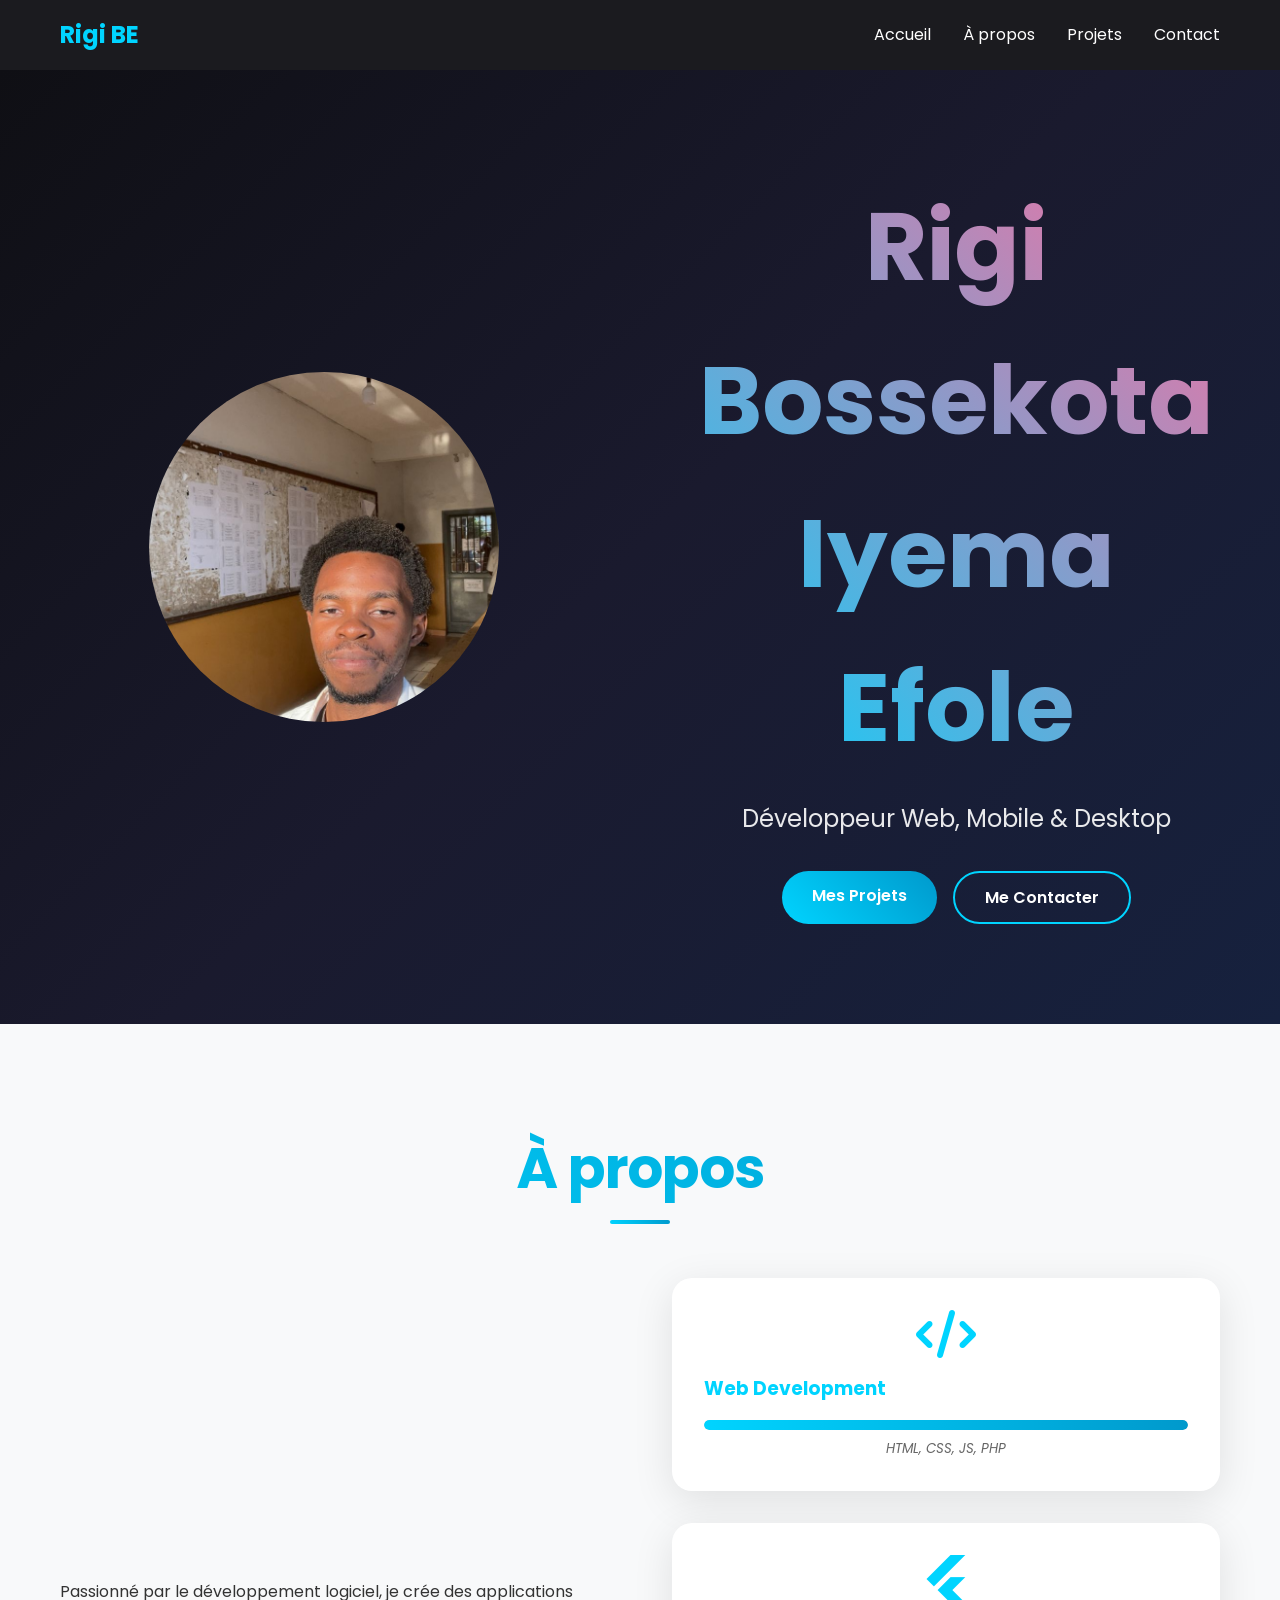
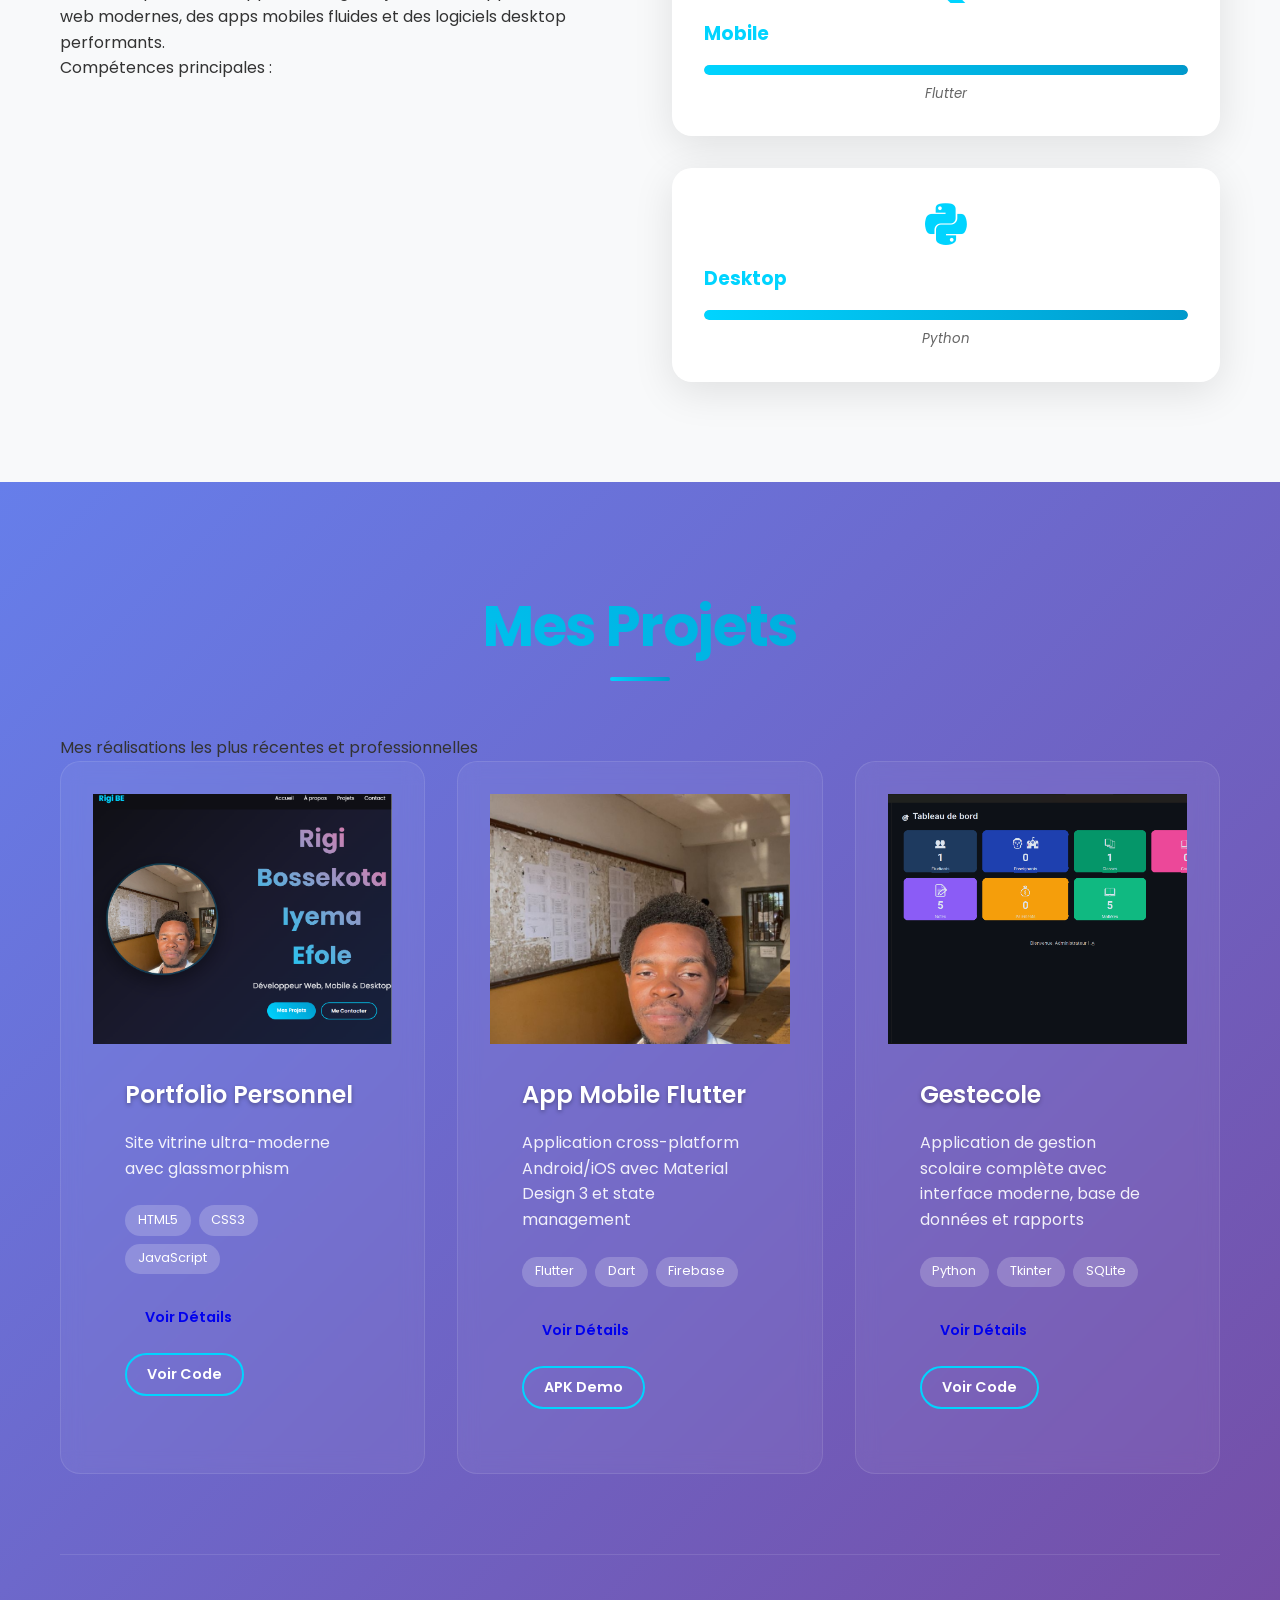
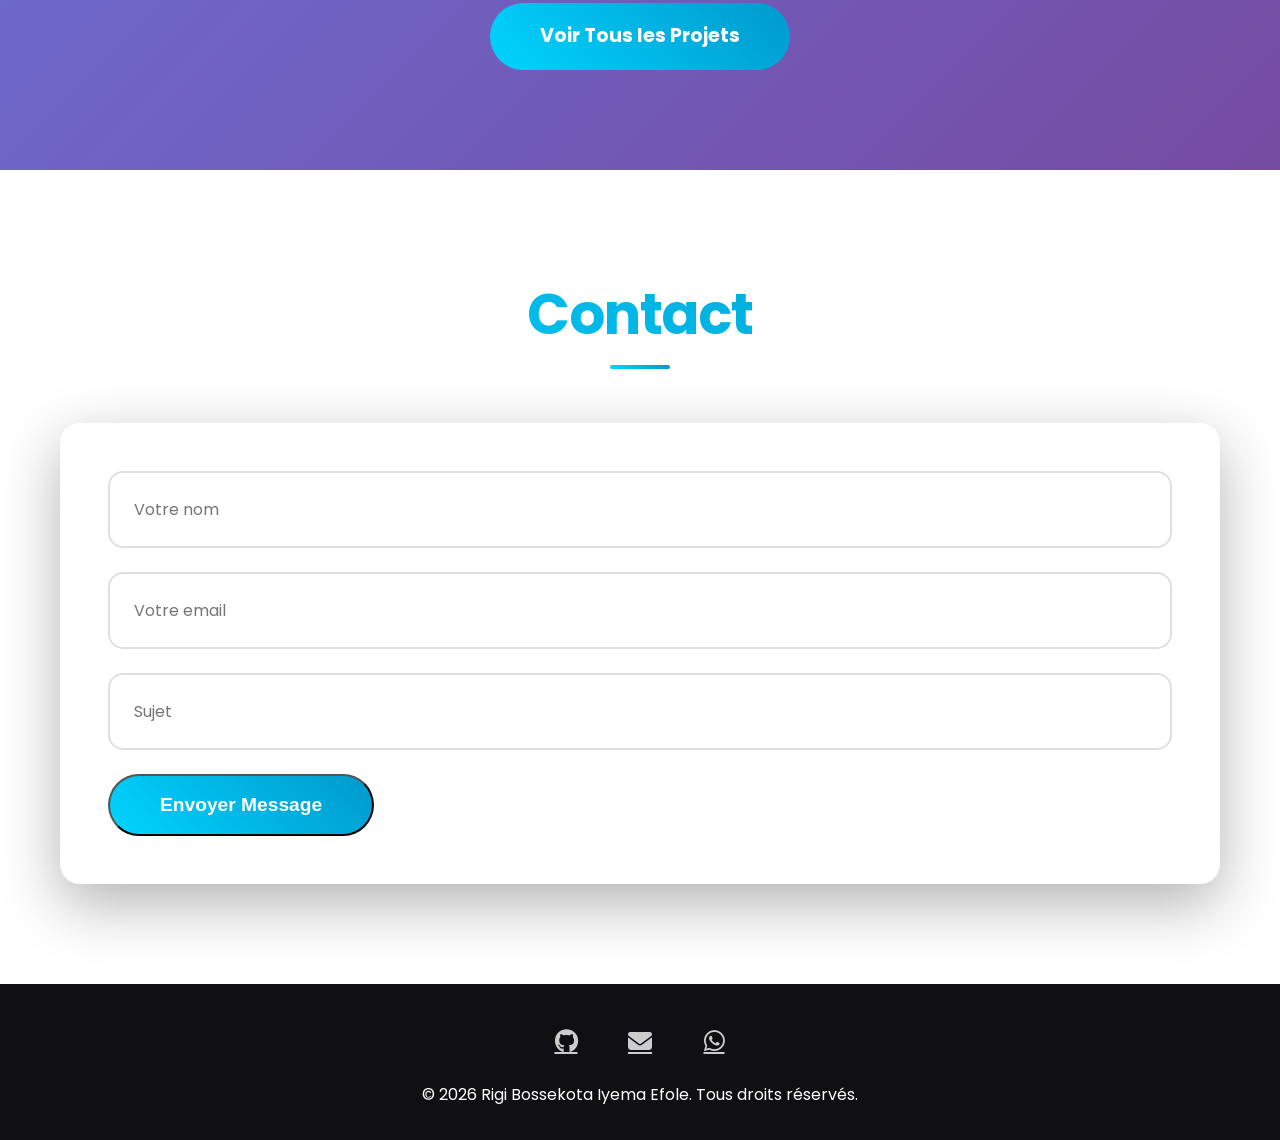
<file: index.html>
<!DOCTYPE html>
<html lang="fr">
<head>
    <meta charset="UTF-8">
    <meta name="viewport" content="width=device-width, initial-scale=1.0">
<title>Portfolio - Rigi Bossekota Iyema Efole</title>
    <link rel="stylesheet" href="https://cdnjs.cloudflare.com/ajax/libs/font-awesome/6.4.0/css/all.min.css" integrity="sha512-iecdLmaskl7CVkqkXNQ/ZH/XLlvWZOJyj7Yy7tcenmpD1ypASozpmT/E0iPtmFIB46ZmdtAc9eNBvH0H/ZpiBw==" crossorigin="anonymous" referrerpolicy="no-referrer" />
    <link href="https://unpkg.com/aos@2.3.1/dist/aos.css" rel="stylesheet">
    <link rel="stylesheet" href="https://cdnjs.cloudflare.com/ajax/libs/font-awesome/6.4.0/css/all.min.css">
    <link rel="stylesheet" href="https://unpkg.com/aos@next/dist/aos.css" />
<link rel="stylesheet" href="style.css">
    <link href="https://fonts.googleapis.com/css2?family=Poppins:wght@300;400;600;700&display=swap" rel="stylesheet">
    <link rel="icon" href="data:image/svg+xml,%3Csvg xmlns='http://www.w3.org/2000/svg' viewBox='0 0 100 100'%3E%3Ctext y='.9em' font-size='90'%3E🌐%3C/text%3E%3C/svg%3E">
</head>
<body>
    <!-- Header & Nav -->
    <header class="header">
        <nav class="nav" id="nav">
            <div class="nav__logo">
                <h2>Rigi BE</h2>
            </div>
<ul class="nav__links">
                <li><a href="#home">Accueil</a></li>
                <li><a href="#about">À propos</a></li>
                <li><a href="pages/projets.html">Projets</a></li>
                <li><a href="pages/contact.html">Contact</a></li>
            </ul>
            <div class="nav__mobile" id="mobile-btn">
                <span></span>
                <span></span>
                <span></span>
            </div>
        </nav>
    </header>

    <!-- Hero Section -->
    <section id="home" class="hero">
<div class="hero__container" style="display: grid; grid-template-columns: 1fr 1fr; gap: 4rem; align-items: center; max-width: 1200px;">
            <div class="hero__photo">
                <img src="assets/images/moi.jpeg" alt="Rigi Bossekota Iyema Efole" />
                <!-- Votre photo: assets/images/moi.jpeg -->
            </div>
            <div>
                <h1 class="hero__title">Rigi Bossekota Iyema Efole</h1>
            <p class="hero__subtitle">Développeur Web, Mobile & Desktop</p>
            <div class="hero__btns">
                <a href="pages/projets.html" class="btn btn--primary">Mes Projets</a>
                <a href="#contact" class="btn btn--secondary">Me Contacter</a>
            </div>
        </div>
    </section>

    <!-- About Section -->
<section id="about" class="about">
    <div class="container">

        <h2 class="section__title">À propos</h2>

        <div class="about__content">

            <!-- Texte -->
            <div class="about__text">
                <p>
                    Passionné par le développement logiciel, je crée des applications web modernes,
                    des apps mobiles fluides et des logiciels desktop performants.
                </p>
                <p>Compétences principales :</p>
            </div>

            <!-- Skills Grid -->
            <div class="skills__grid">

                <!-- Skill 1 -->
                <div class="skill" data-aos="fade-up">
                    <i class="fas fa-code skill__icon"></i>
                    <h3>Web Development</h3>

                    <div class="progress__container">
                        <div class="progress__bar">
                            <div class="progress__fill" data-progress="100"></div>
                        </div>
                    </div>

                    <small>HTML, CSS, JS, PHP</small>
                </div>

                <!-- Skill 2 -->
                <div class="skill" data-aos="fade-up" data-aos-delay="100">
                    <i class="fab fa-flutter skill__icon"></i>
                    <h3>Mobile</h3>

                    <div class="progress__container">
                        <div class="progress__bar">
                            <div class="progress__fill" data-progress="100"></div>
                        </div>
                    </div>

                    <small>Flutter</small>
                </div>

                <!-- Skill 3 -->
                <div class="skill" data-aos="fade-up" data-aos-delay="200">
                    <i class="fab fa-python skill__icon"></i>
                    <h3>Desktop</h3>

                    <div class="progress__container">
                        <div class="progress__bar">
                            <div class="progress__fill" data-progress="100"></div>
                        </div>
                    </div>

                    <small>Python</small>
                </div>

            </div> <!-- END skills__grid -->

        </div> <!-- END about__content -->

    </div> <!-- END container -->
</section>

    <!-- Projects Section -->
    <section id="projects-preview" class="projects-preview">
        <div class="container">
            <div class="section-header">
                <h2 class="section__title">Mes Projets</h2>
                <p class="section__subtitle">Mes réalisations les plus récentes et professionnelles</p>
            </div>
            <div class="projects__grid">
                <div class="project__card" data-aos="fade-up" data-aos-delay="0">
                    <div class="project__img">
                        <img src="assets/images/portfolio/portfolio.png" alt="Portfolio Web" />
                    </div>
                    <div class="project__content">
                        <h3>Portfolio Personnel</h3>
                        <p>Site vitrine ultra-moderne avec glassmorphism</p>
                        <div class="tech-tags">
                            <span class="tech">HTML5</span>
                            <span class="tech">CSS3</span>
                            <span class="tech">JavaScript</span>
                        </div>
                        <div class="project__btns">
                            <a href="pages/projets.html#portfolio" class="btn btn--small">Voir Détails</a>
                            <a href="https://github.com/rigi-design/Portfolio-" target="_blank" class="btn btn--secondary btn--small">Voir Code</a>
                        </div>
                    </div>
                </div>
                <div class="project__card" data-aos="fade-up" data-aos-delay="100">
                    <div class="project__img">
                        <img src="assets/images/moi.jpeg" alt="App Flutter" />
                    </div>
                    <div class="project__content">
                        <h3>App Mobile Flutter</h3>
                        <p>Application cross-platform Android/iOS avec Material Design 3 et state management</p>
                        <div class="tech-tags">
                            <span class="tech">Flutter</span>
                            <span class="tech">Dart</span>
                            <span class="tech">Firebase</span>
                        </div>
                        <div class="project__btns">
                            <a href="pages/projets.html#flutter" class="btn btn--small">Voir Détails</a>
                            <a href="#" class="btn btn--secondary btn--small">APK Demo</a>
                        </div>
                    </div>
                </div>
                <div class="project__card" data-aos="fade-up" data-aos-delay="200">
                    <div class="project__img">
                        <img src="assets/images/gestecole/gestecole.png" alt="Gestecole" />
                    </div>
                    <div class="project__content">
                        <h3>Gestecole</h3>
                        <p>Application de gestion scolaire complète avec interface moderne, base de données et rapports</p>
                        <div class="tech-tags">
                            <span class="tech">Python</span>
                            <span class="tech">Tkinter</span>
                            <span class="tech">SQLite</span>
                        </div>
                        <div class="project__btns">
                            <a href="pages/projets.html#gestecole" class="btn btn--small">Voir Détails</a>
                            <a href="https://github.com/rigi-design/Gestecole" target="_blank" class="btn btn--secondary btn--small">Voir Code</a>
                        </div>
                    </div>
                </div>
            </div>
            <div class="section-footer">
                <a href="pages/projets.html" class="btn btn--primary btn--large">Voir Tous les Projets</a>
            </div>
        </div>
    </section>

    <!-- Contact Section -->
    <section id="contact" class="contact">
        <div class="container">
            <h2 class="section__title">Contact</h2>
            <form class="contact-form" id="contact-form">
                <div class="form-group">
                    <input type="text" id="name" placeholder="Votre nom" required>
                </div>
                <div class="form-group">
                    <input type="email" id="email" placeholder="Votre email" required>
                </div>
                <div class="form-group">
                    <input type="text" id="subject" placeholder="Sujet">
                </div>
                <div class="form-group">

                </div>
                <button type="submit" class="btn btn--primary btn--large">Envoyer Message</button>
            </form>
        </div>
    </section>

    <!-- Footer -->
    <footer class="footer">
<div class="footer__social">
        <a href="https://github.com/rigi-design" target="_blank" title="GitHub"><i class="fab fa-github"></i></a>

        <a href="mailto:rigibossekota30@gmail.com" title="Email"><i class="fas fa-envelope"></i></a>
        <a href="https://wa.me/2430994721979" target="_blank" title="WhatsApp"><i class="fab fa-whatsapp"></i></a>
    </div>
    <p>&copy; 2026 Rigi Bossekota Iyema Efole. Tous droits réservés.</p>
    </footer>

<script src="js/script.js"></script>
<script src="https://unpkg.com/aos@next/dist/aos.js"></script>
    <script>AOS.init({
        duration: 1200,
        once: true
    });</script>
</file>
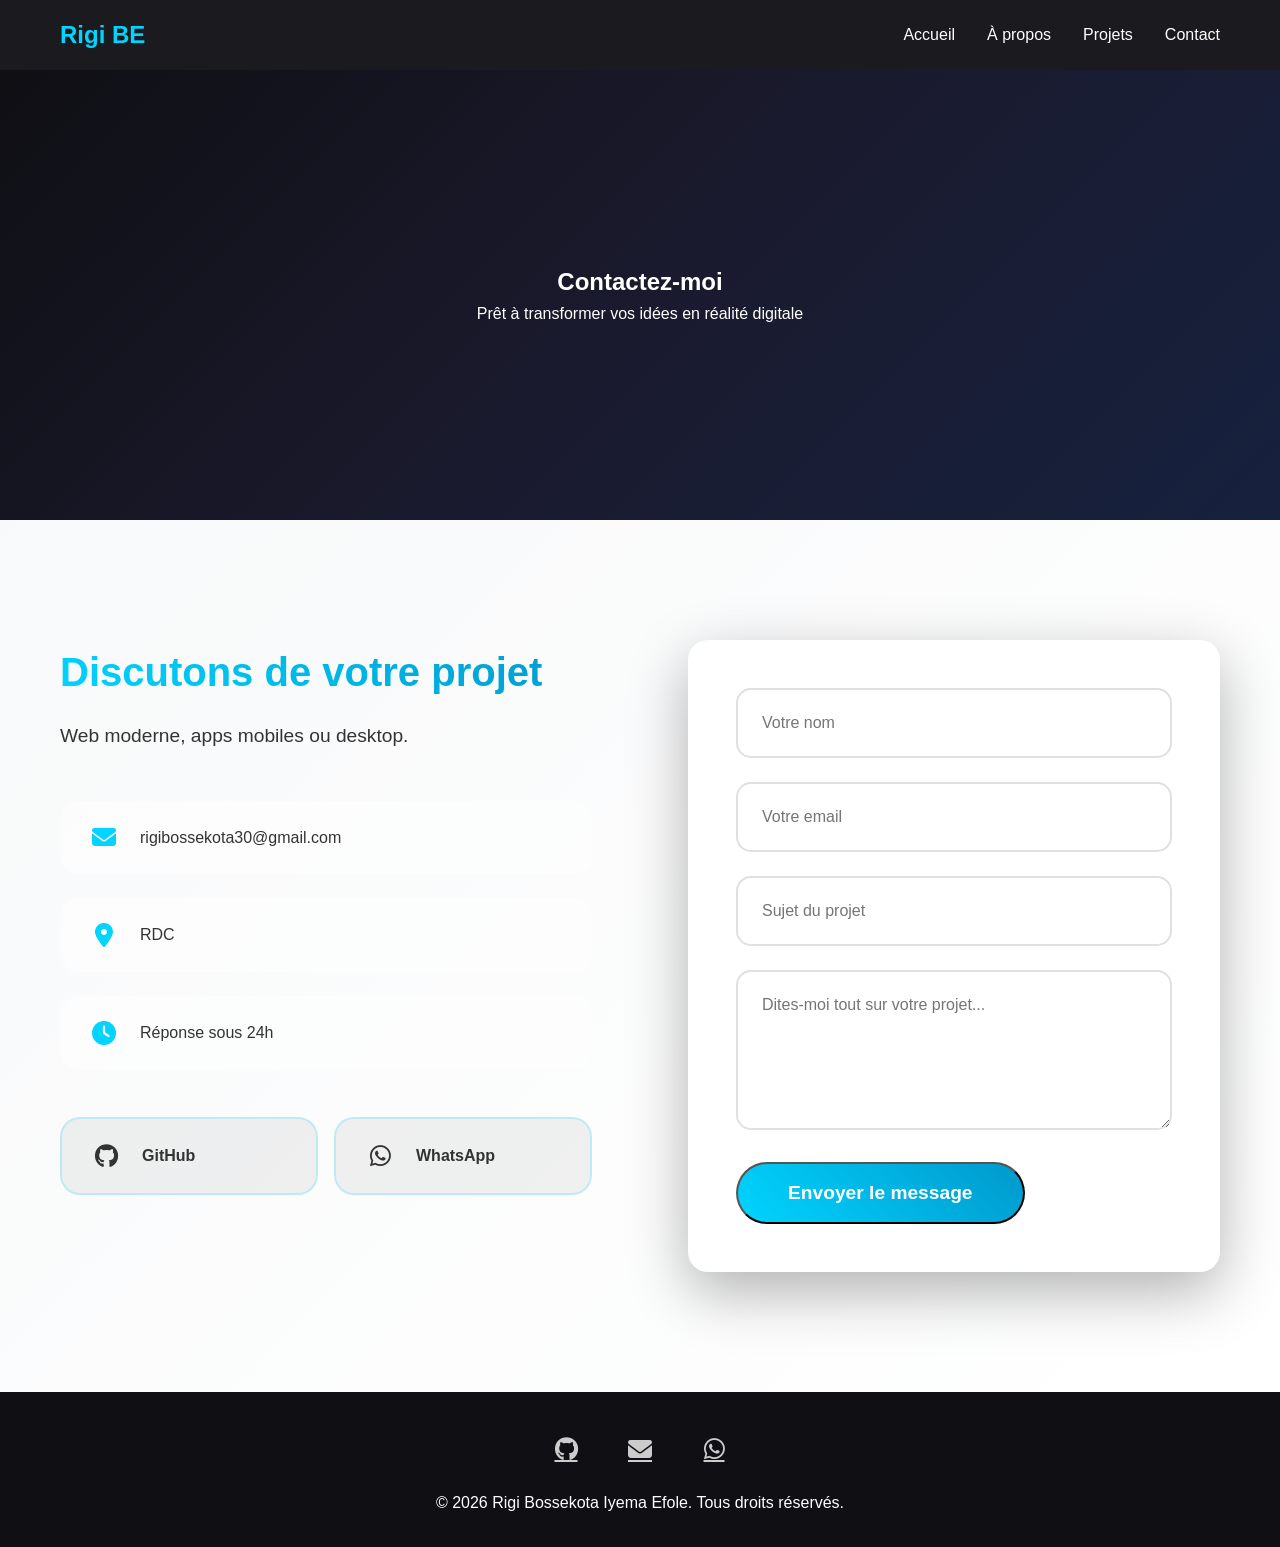
<file: pages/contact.html>
<!DOCTYPE html>
<html lang="fr">
<head>
    <meta charset="UTF-8">
    <meta name="viewport" content="width=device-width, initial-scale=1.0">
    <title>Contact | Rigi Bossekota Iyema Efole</title>
<link rel="stylesheet" href="../style.css">
    <link rel="stylesheet" href="https://cdnjs.cloudflare.com/ajax/libs/font-awesome/6.4.0/css/all.min.css">
</head>
<body>
    <!-- Header identique -->
    <header class="header">
        <nav class="nav" id="nav">
            <div class="nav__logo">
                <h2>Rigi BE</h2>
            </div>
            <ul class="nav__links">
                <li><a href="../index.html#home">Accueil</a></li>
                <li><a href="../index.html#about">À propos</a></li>
                <li><a href="projets.html">Projets</a></li>
                <li><a href="#" class="active">Contact</a></li>
            </ul>
            <div class="nav__mobile" id="mobile-btn">
                <span></span>
                <span></span>
                <span></span>
            </div>
        </nav>
    </header>

    <!-- Hero Contact -->
    <section class="hero hero--contact">
        <div class="container">
            <h1>Contactez-moi</h1>
            <p>Prêt à transformer vos idées en réalité digitale</p>
        </div>
    </section>

    <!-- Contact Content -->
    <section class="contact-section">
        <div class="container">
            <div class="contact-grid">
                <!-- Info gauche -->
                <div class="contact-info">
                    <h2>Discutons de votre projet</h2>
                    <p>Web moderne, apps mobiles ou desktop.</p>
                    
                    <!-- Coordonnées -->
                    <div class="contact-details">
                        <div class="contact-item">
                            <i class="fas fa-envelope"></i>
                            <a href="mailto:rigibossekota30@gmail.com">rigibossekota30@gmail.com</a>
                        </div>
                        <div class="contact-item">
                            <i class="fas fa-map-marker-alt"></i>
                            <span>RDC</span>
                        </div>
                        <div class="contact-item">
                            <i class="fas fa-clock"></i>
                            <span>Réponse sous 24h</span>
                        </div>
                    </div>

                    <!-- Social -->
                    <div class="social-grid">
                        <a href="https://github.com/rigi-design" class="social-btn" target="_blank">
                            <i class="fab fa-github"></i> GitHub
                        </a>
                        <!-- LinkedIn supprimé car non utilisé -->

                        <a href="https://wa.me/2430994721979" class="social-btn" target="_blank">
                            <i class="fab fa-whatsapp"></i> WhatsApp
                        </a>
                    </div>
                </div>

                <!-- Form droite -->
                <form class="contact-form" id="contactForm">
                    <div class="form-group">
                        <input type="text" id="name" placeholder="Votre nom" required>
                    </div>
                    <div class="form-group">
                        <input type="email" id="email" placeholder="Votre email" required>
                    </div>
                    <div class="form-group">
                        <input type="text" id="subject" placeholder="Sujet du projet">
                    </div>
                    <div class="form-group">
                        <textarea id="message" rows="6" placeholder="Dites-moi tout sur votre projet..." required></textarea>
                    </div>
                    <button type="submit" class="btn btn--primary btn--large">
                        Envoyer le message
                    </button>
                </form>
            </div>
        </div>
    </section>

    <!-- Footer identique -->
    <footer class="footer">
<div class="footer__social">
        <a href="https://github.com/rigi-design" target="_blank" title="GitHub"><i class="fab fa-github"></i></a>

        <a href="mailto:rigibossekota30@gmail.com" title="Email"><i class="fas fa-envelope"></i></a>
        <a href="https://wa.me/2430994721979" target="_blank" title="WhatsApp"><i class="fab fa-whatsapp"></i></a>
    </div>
    <p>&copy; 2026 Rigi Bossekota Iyema Efole. Tous droits réservés.</p>
    </footer>

    <script src="../js/script.js"></script>
<!-- Form handler global via js/script.js -->
    <script src="../js/success-popup.js"></script>
</body>
</html>
</file>
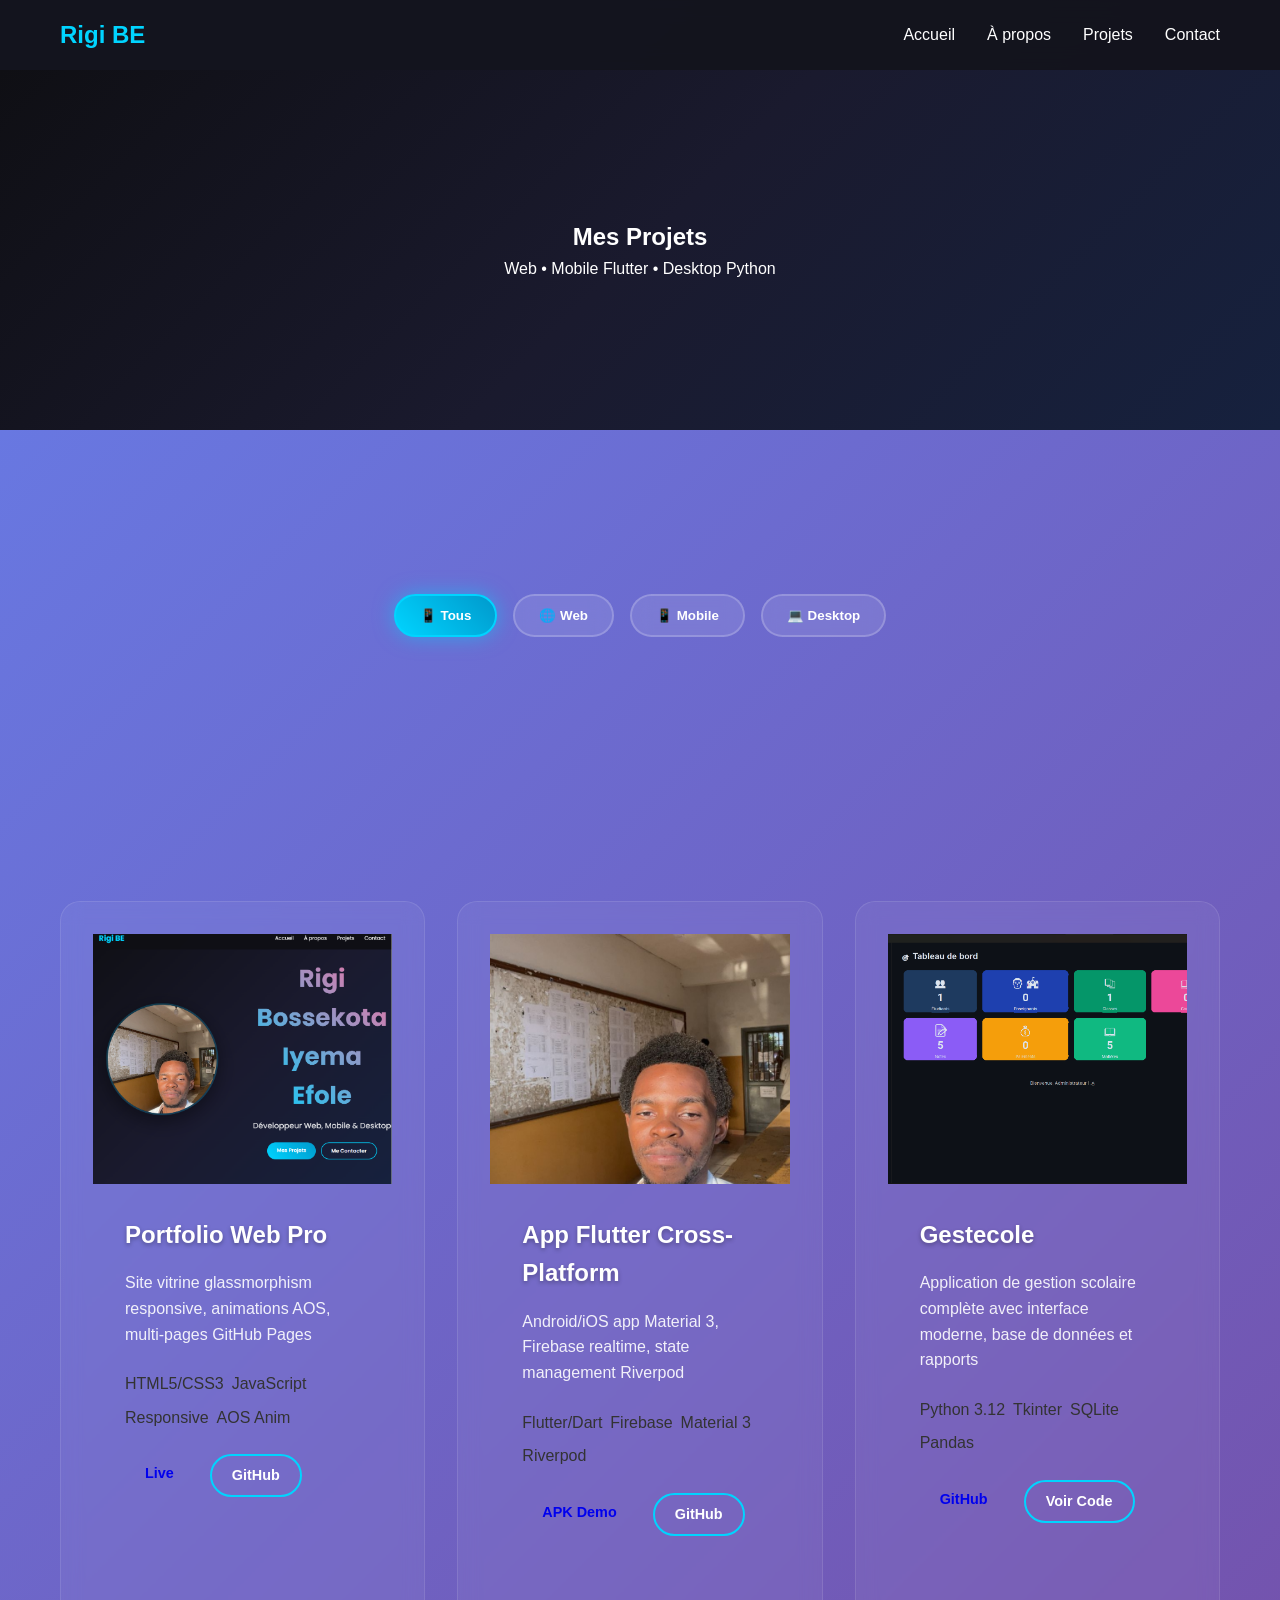
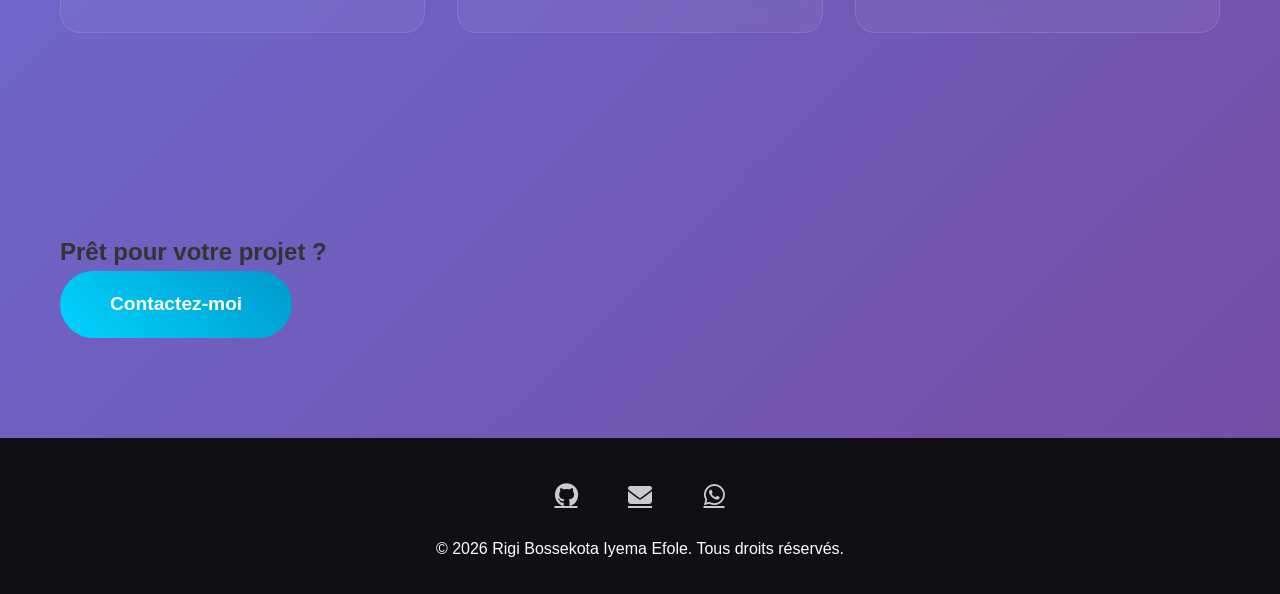
<file: pages/projets.html>
<!DOCTYPE html>
<html lang="fr">
<head>
    <meta charset="UTF-8">
    <meta name="viewport" content="width=device-width, initial-scale=1.0">
    <title>Projets | Rigi Bossekota Iyema Efole</title>
    <link rel="stylesheet" href="../style.css">
    <link rel="stylesheet" href="https://cdnjs.cloudflare.com/ajax/libs/font-awesome/6.4.0/css/all.min.css">
</head>
<body class="projects-page">
    <!-- Header/Nav -->
    <header class="header">
        <nav class="nav" id="nav">
            <div class="nav__logo">
                <h2>Rigi BE</h2>
            </div>
            <ul class="nav__links">
                <li><a href="../index.html#home">Accueil</a></li>
                <li><a href="../index.html#about">À propos</a></li>
                <li><a href="#" class="active">Projets</a></li>
                <li><a href="contact.html">Contact</a></li>
            </ul>
            <div class="nav__mobile" id="mobile-btn">
                <span></span>
                <span></span>
                <span></span>
            </div>
        </nav>
    </header>

    <!-- Hero Compact -->
    <section class="hero hero--compact">
        <div class="container">
            <h1>Mes Projets</h1>
            <p>Web • Mobile Flutter • Desktop Python</p>
        </div>
    </section>

    <!-- Filter Buttons -->
    <section class="filter-section">
        <div class="container">
            <div class="projects__filter">
                <button class="filter-btn active" data-filter="all">📱 Tous</button>
                <button class="filter-btn" data-filter="web">🌐 Web</button>
                <button class="filter-btn" data-filter="mobile">📱 Mobile</button>
                <button class="filter-btn" data-filter="desktop">💻 Desktop</button>
            </div>
    </section>

    <!-- Projects Grid -->
    <section class="projects-section">
        <div class="container">
            <div class="projects__grid">
                <!-- Web Project -->
                <article class="project__card web" data-category="web">
                    <div class="project__img">
                        <img src="../assets/images/portfolio/portfolio.png" alt="Portfolio Web Pro" loading="lazy">
                    </div>
                    <div class="project__content">
                        <h3>Portfolio Web Pro</h3>
                        <p>Site vitrine glassmorphism responsive, animations AOS, multi-pages GitHub Pages</p>
                        <div class="tech-tags">
                            <span>HTML5/CSS3</span>
                            <span>JavaScript</span>
                            <span>Responsive</span>
                            <span>AOS Anim</span>
                        </div>
                        <div class="project__btns">
                            <a href="https://rigi-design.github.io/Portfolio-/" class="btn btn--small" target="_blank">Live</a>
                            <a href="https://github.com/rigi-design/Portfolio-" class="btn btn--secondary btn--small" target="_blank">GitHub</a>
                        </div>
                </article>

                <!-- Mobile Flutter -->
                <article class="project__card mobile" data-category="mobile">
                    <div class="project__img">
                        <img src="../assets/images/moi.jpeg" alt="Flutter App" loading="lazy">
                    </div>
                    <div class="project__content">
                        <h3>App Flutter Cross-Platform</h3>
                        <p>Android/iOS app Material 3, Firebase realtime, state management Riverpod</p>
                        <div class="tech-tags">
                            <span>Flutter/Dart</span>
                            <span>Firebase</span>
                            <span>Material 3</span>
                            <span>Riverpod</span>
                        </div>
                        <div class="project__btns">
                            <a href="#" class="btn btn--small">APK Demo</a>
                            <a href="#" class="btn btn--secondary btn--small">GitHub</a>
                        </div>
                </article>

                <!-- Gestecole -->
                <article class="project__card desktop" data-category="desktop">
                    <div class="project__img">
                        <img src="../assets/images/gestecole/gestecole.png" alt="Gestecole" loading="lazy">
                    </div>
                    <div class="project__content">
                        <h3>Gestecole</h3>
                        <p>Application de gestion scolaire complète avec interface moderne, base de données et rapports</p>
                        <div class="tech-tags">
                            <span>Python 3.12</span>
                            <span>Tkinter</span>
                            <span>SQLite</span>
                            <span>Pandas</span>
                        </div>
                        <div class="project__btns">
                            <a href="https://github.com/rigi-design/Gestecole" class="btn btn--small" target="_blank">GitHub</a>
                            <a href="https://github.com/rigi-design/Gestecole" class="btn btn--secondary btn--small" target="_blank">Voir Code</a>
                        </div>
                </article>
            </div>
    </section>

    <!-- CTA -->
    <section class="cta-section">
        <div class="container">
            <h2>Prêt pour votre projet ?</h2>
            <a href="contact.html" class="btn btn--primary btn--large">Contactez-moi</a>
        </div>
    </section>

    <!-- Footer -->
    <footer class="footer">
        <div class="footer__social">
            <a href="https://github.com/rigi-design" target="_blank" title="GitHub"><i class="fab fa-github"></i></a>
            <a href="mailto:rigibossekota30@gmail.com" title="Email"><i class="fas fa-envelope"></i></a>
            <a href="https://wa.me/2430994721979" target="_blank" title="WhatsApp"><i class="fab fa-whatsapp"></i></a>
        </div>
        <p>&copy; 2026 Rigi Bossekota Iyema Efole. Tous droits réservés.</p>
    </footer>

    <script src="../js/script.js"></script>
    <script>
        // Filter functionality
        document.querySelectorAll('.filter-btn').forEach(button => {
            button.addEventListener('click', () => {
                document.querySelectorAll('.filter-btn').forEach(btn => btn.classList.remove('active'));
                button.classList.add('active');
                
                const filterValue = button.getAttribute('data-filter');
                document.querySelectorAll('.project__card').forEach(project => {
                    if (filterValue === 'all' || project.classList.contains(filterValue)) {
                        project.style.display = 'block';
                        project.style.opacity = '1';
                        project.style.transform = 'translateY(0)';
                    } else {
                        project.style.display = 'none';
                    }
                });
            });
        });
    </script>
</body>
</html>
</file>
<file: style.css>
﻿:root {
  --primary-gradient: linear-gradient(45deg, #00d4ff, #0099cc);
  --secondary-gradient: linear-gradient(45deg, #ff6b9d, #ff8e8e);
  --bg-dark: #0f0f14;
  --bg-light: #f8f9fa;
  --text-dark: #333;
  --text-light: #fff;
  --glass-dark: rgba(255,255,255,0.05);
  --glass-light: rgba(0,0,0,0.05);
  --shadow: 0 20px 60px rgba(0,0,0,0.3);
  --border-radius: 20px;
}

[data-theme="dark"] {
  --bg-hero: linear-gradient(135deg, var(--bg-dark) 0%, #1a1a2e 50%, #16213e 100%);
  --glass: var(--glass-dark);
  --text: var(--text-light);
  --text-secondary: #ccc;
}

[data-theme="light"] {
  --bg-hero: linear-gradient(135deg, #f8f9fa 0%, #e9ecef 50%, #dee2e6 100%);
  --glass: var(--glass-light);
  --text: var(--text-dark);
  --text-secondary: #666;
}

/* Reset & Base */
* {
    margin: 0;
    padding: 0;
    box-sizing: border-box;
}

body {
    font-family: 'Poppins', sans-serif;
    line-height: 1.6;
    color: #333;
    overflow-x: hidden;
    padding-top: 70px;
}

.container {
    max-width: 1200px;
    margin: 0 auto;
    padding: 0 20px;
}

/* Header & Nav */
.header {
    position: fixed;
    top: 0;
    width: 100%;
    background: rgba(15, 15, 20, 0.95);
    backdrop-filter: blur(10px);
    z-index: 1000;
    padding: 1rem 0;
}

.nav {
    display: flex;
    justify-content: space-between;
    align-items: center;
    max-width: 1200px;
    margin: 0 auto;
    padding: 0 20px;
}

.nav__logo h2 {
    color: #00d4ff;
    font-size: 1.5rem;
}

.nav__links {
    display: flex;
    list-style: none;
    gap: 2rem;
}

.nav__links a {
    color: white;
    text-decoration: none;
    font-weight: 400;
    transition: color 0.3s;
}

.nav__links a:hover {
    color: #00d4ff;
}

.nav__mobile {
    display: none;
    flex-direction: column;
    cursor: pointer;
}

.nav__mobile span {
    width: 25px;
    height: 3px;
    background: white;
    margin: 3px 0;
    transition: 0.3s;
}

/* Hero */
.hero {
    min-height: 60vh;
    background: linear-gradient(135deg, #0f0f14 0%, #1a1a2e 50%, #16213e 100%);
    display: flex;
    align-items: center;
    justify-content: center;
    text-align: center;
    color: white;
}

.hero--compact {
    min-height: 40vh;
}

.hero__container {
    max-width: 800px;
}

.hero__title {
    font-size: clamp(3rem, 8vw, 6rem);
    margin-bottom: 1rem;
    background: linear-gradient(45deg, #00d4ff, #ff6b9d);
    -webkit-background-clip: text;
    -webkit-text-fill-color: transparent;
    background-clip: text;
}

.hero__subtitle {
    font-size: 1.5rem;
    margin-bottom: 2rem;
    opacity: 0.9;
}

.hero__btns {
    display: flex;
    gap: 1rem;
    justify-content: center;
    flex-wrap: wrap;
}

.hero__photo {
    display: flex;
    justify-content: center;
}

.hero__photo img {
    width: 100%;
    max-width: 350px;
    aspect-ratio: 1/1; /* ✅ garde un carré parfait */
    height: auto;      /* ✅ enlève la hauteur fixe */
    object-fit: cover;
    border-radius: 50%;
}

@media (max-width: 768px) {
    .hero__container {
        grid-template-columns: 1fr !important;
        text-align: center;
    }
}

.btn {
    padding: 12px 30px;
    border-radius: 50px;
    text-decoration: none;
    font-weight: 600;
    transition: all 0.3s;
    display: inline-block;
}

.btn--primary {
    background: linear-gradient(45deg, #00d4ff, #0099cc);
    color: white;
}

.btn--primary:hover {
    transform: translateY(-3px);
    box-shadow: 0 10px 30px rgba(0, 212, 255, 0.4);
}

.btn--secondary {
    background: transparent;
    color: white;
    border: 2px solid #00d4ff;
}

.btn--secondary:hover {
    background: #00d4ff;
    transform: translateY(-3px);
}

.btn--small {
    padding: 8px 20px;
    font-size: 0.9rem;
}

.btn--large {
    padding: 18px 50px;
    font-size: 1.2rem;
    font-weight: 700;
}

/* Filter Buttons Projets */
.projects__filter {
    display: flex;
    justify-content: center;
    gap: 1rem;
    margin: 4rem auto;
    flex-wrap: wrap;
}

.filter-btn {
    padding: 12px 24px;
    background: rgba(255,255,255,0.1);
    border: 2px solid rgba(255,255,255,0.2);
    color: white;
    border-radius: 50px;
    font-weight: 600;
    cursor: pointer;
    transition: all 0.3s;
    backdrop-filter: blur(10px);
}

.filter-btn.active {
    background: linear-gradient(45deg, #00d4ff, #0099cc);
    border-color: #00d4ff;
    box-shadow: 0 0 20px rgba(0,212,255,0.5);
}

.projects-page .project__card {
    margin-bottom: 2rem;
}

.projects-page .project__icon {
    display: none;
}

.project__type {
    background: rgba(0,212,255,0.2);
    color: #00d4ff;
    padding: 4px 12px;
    border-radius: 20px;
    font-size: 0.8rem;
    font-weight: 600;
}

.project__tech {
    margin: 1rem 0;
}

.project__tech span {
    background: rgba(255,255,255,0.2);
    padding: 6px 12px;
    border-radius: 20px;
    font-size: 0.85rem;
    margin-right: 0.5rem;
    margin-bottom: 0.5rem;
    display: inline-block;
}

.projects-preview{
    background: linear-gradient(135deg, #667eea, #764ba2);
}

.stats__grid {
    display: grid;
    grid-template-columns: repeat(auto-fit, minmax(200px, 1fr));
    gap: 3rem;
    text-align: center;
    margin-top: 5rem;
    padding: 4rem 0;
}

.stat h3 {
    font-size: 3rem;
    background: linear-gradient(45deg, #00d4ff, #ff6b9d);
    -webkit-background-clip: text;
    background-clip: text;
    -webkit-text-fill-color: transparent;
    font-weight: 700;
    margin-bottom: 0.5rem;
}

.stat p {
    color: rgba(255,255,255,0.8);
    font-size: 1.1rem;
}

@media (max-width: 768px) {
    .projects__filter {
        flex-direction: row;      /* ✅ reste en ligne */
        justify-content: center;  /* ✅ centré comme PC */
        flex-wrap: wrap;          /* ✅ passe à la ligne si besoin */
    }
}

@media (max-width: 768px) {
    .projects__filter {
        display: grid;
        grid-template-columns: repeat(4, 1fr); /* 🔥 4 colonnes */
        gap: 0.5rem;
    }

    .filter-btn {
        width: 100%;
        padding: 10px;
        font-size: 0.8rem;
    }
}

/* Sections */
section {
    padding: 100px 0;
}

.section__title {
    font-size: clamp(2.5rem, 5vw, 3.5rem);
    text-align: center;
    margin-bottom: 4rem;
    background: var(--primary-gradient);
    -webkit-background-clip: text;
    -webkit-text-fill-color: transparent;
    background-clip: text;
    font-weight: 700;
    letter-spacing: -0.02em;
    position: relative;
}

.section__title::after {
    content: '';
    position: absolute;
    bottom: -10px;
    left: 50%;
    transform: translateX(-50%);
    width: 60px;
    height: 4px;
    background: var(--primary-gradient);
    border-radius: 2px;
}

/* About */
.about {
    background: #f8f9fa;
}

.about__content {
    display: grid;
    grid-template-columns: 1fr 1fr;
    gap: 4rem;
    align-items: center;
}

.skills__grid {
    display: grid;
    grid-template-columns: 1fr;
    gap: 2rem;
}

@media (min-width: 768px) {
    .skills__grid {
        grid-template-columns: repeat(auto-fit, minmax(300px, 1fr));
    }
}

.skill {
    background: white;
    padding: 2rem;
    border-radius: 20px;
    box-shadow: 0 10px 40px rgba(0,0,0,0.1);
    transition: transform 0.3s;
}

.skill:hover {
    transform: translateY(-10px);
}

.skill h3 {
    color: #00d4ff;
    margin-bottom: 0.5rem;
}

/* Projects */


.projects-page {
    background: linear-gradient(135deg, #667eea, #764ba2);
}

.section-footer {
    text-align: center;
    margin-top: 5rem;
    padding-top: 3rem;
    border-top: 1px solid rgba(255,255,255,0.1);
}

.projects__grid {
    display: grid;
    grid-template-columns: repeat(auto-fit, minmax(300px, 1fr));
    gap: 2rem;
}

.project__card {
    background: rgba(255,255,255,0.1);
    backdrop-filter: blur(20px);
    border-radius: var(--border-radius);
    overflow: hidden;
    transition: all 0.4s cubic-bezier(0.175, 0.885, 0.32, 1.275);
    border: 1px solid rgba(255,255,255,0.2);
    height: 100%;
    display: flex;
    flex-direction: column;
}

.project__card:hover {
    transform: translateY(-20px) scale(1.02);
    box-shadow: var(--shadow);
}

.project__img {
    height: 250px;
    overflow: hidden;
    flex-shrink: 0;
}

.project__img img {
    width: 100%;
    height: 100%;
    object-fit: cover;
    transition: transform 0.4s ease;
}

/* .project__card:hover .project__img img {
    transform: scale(1.1);
} */

.project__content {
    padding: 2rem;
    display: flex;
    flex-direction: column;
    flex-grow: 1;
}

.project__content h3 {
    color: white;
    margin-bottom: 1rem;
    font-size: 1.5rem;
    font-weight: 600;
    text-shadow: 0 2px 4px rgba(0,0,0,0.3);
}

.project__content p {
    color: rgba(255,255,255,0.9);
    margin-bottom: 1.5rem;
    line-height: 1.6;
    font-weight: 400;
}

.tech-tags {
    display: flex;
    gap: 0.5rem;
    margin-bottom: 1.5rem;
    flex-wrap: wrap;
}

.tech {
    background: rgba(255,255,255,0.2);
    padding: 0.3rem 0.8rem;
    border-radius: 20px;
    font-size: 0.8rem;
    color: white;
}

.project__btns {
    display: flex;
    gap: 1rem;
    flex-wrap: wrap;
}



.project__card {
    background: rgba(255,255,255,0.05);
    padding: 2rem;
    border-radius: 20px;
    backdrop-filter: blur(10px);
    border: 1px solid rgba(255,255,255,0.1);
    transition: all 0.3s;
}

.project__card:hover {
    transform: translateY(-10px);
    background: rgba(255,255,255,0.1);
}

/* Contact Page Styles */
.hero--contact {
    min-height: 50vh;
}

.contact-section {
    padding: 120px 0;
    background: linear-gradient(135deg, #f8f9fa 0%, white 100%);
}

.contact-grid {
    display: grid;
    grid-template-columns: 1fr 1fr;
    gap: 6rem;
    align-items: start;
}

.contact-info h2 {
    font-size: 2.5rem;
    margin-bottom: 1rem;
    background: var(--primary-gradient);
    -webkit-background-clip: text;
    background-clip: text;
    -webkit-text-fill-color: transparent;
}

.contact-info p {
    font-size: 1.2rem;
    color: var(--text-secondary);
    margin-bottom: 3rem;
    line-height: 1.7;
}

.contact-details {
    margin-bottom: 3rem;
}

.contact-item {
    display: flex;
    align-items: center;
    gap: 1rem;
    margin-bottom: 1.5rem;
    padding: 1.5rem;
    background: rgba(255,255,255,0.5);
    border-radius: var(--border-radius);
    transition: transform 0.3s;
}

.contact-item:hover {
    transform: translateX(10px);
}

.contact-item i {
    font-size: 1.5rem;
    color: #00d4ff;
    width: 40px;
    text-align: center;
}

.contact-item a {
    color: var(--text-dark);
    text-decoration: none;
    font-weight: 500;
}

.social-grid {
    display: grid;
    grid-template-columns: repeat(auto-fit, minmax(200px, 1fr));
    gap: 1rem;
}

.social-btn {
    display: flex;
    align-items: center;
    gap: 1rem;
    padding: 1.5rem;
    background: var(--glass-light);
    border: 2px solid rgba(0,212,255,0.2);
    border-radius: var(--border-radius);
    text-decoration: none;
    color: var(--text-dark);
    font-weight: 600;
    transition: all 0.3s;
}

.social-btn:hover {
    background: var(--primary-gradient);
    color: white;
    border-color: #00d4ff;
    transform: translateY(-5px);
}

.social-btn i {
    font-size: 1.5rem;
    width: 40px;
    text-align: center;
}

.contact-form {
    background: white;
    padding: 3rem;
    border-radius: var(--border-radius);
    box-shadow: var(--shadow);
    backdrop-filter: blur(20px);
}

.form-group {
    margin-bottom: 1.5rem;
}

.contact-form input,
.contact-form textarea {
    width: 100%;
    padding: 1.5rem;
    border: 2px solid #e0e0e0;
    border-radius: 15px;
    font-family: inherit;
    font-size: 1rem;
    transition: all 0.3s;
    background: rgba(255,255,255,0.8);
}

.contact-form input:focus,
.contact-form textarea:focus {
    outline: none;
    border-color: #00d4ff;
    box-shadow: 0 0 0 4px rgba(0,212,255,0.1);
    transform: translateY(-2px);
}

.contact-form textarea {
    resize: vertical;
    min-height: 150px;
}

@media (max-width: 768px) {
    .contact-grid {
        grid-template-columns: 1fr;
        gap: 3rem;
    }
    
    .contact-section {
        padding: 80px 0;
    }
    
    .contact-form {
        padding: 2rem;
    }
}

/* Footer */
.footer {
    background: #0f0f14;
    color: white;
    text-align: center;
    padding: 2rem;
}

.footer__social {
    display: flex;
    justify-content: center;
    gap: 1.5rem;
    margin-bottom: 1rem;
    flex-wrap: wrap;
}

.footer__social a {
    color: #ccc;
    font-size: 1.5rem;
    transition: all 0.3s ease;
    padding: 0.5rem;
    border-radius: 50%;
    width: 50px;
    height: 50px;
    display: flex;
    align-items: center;
    justify-content: center;
}

.footer__social a:hover {
    color: #00d4ff;
    background: rgba(0,212,255,0.1);
    transform: translateY(-3px);
}

/* Skills Pro */
.skill__icon {
    font-size: 3rem;
    color: #00d4ff;
    margin-bottom: 1rem;
    display: block;
    text-align: center;
}

.progress__container {
    margin: 1rem 0 0.5rem;
}

.progress__label {
    display: block;
    font-weight: 600;
    margin-bottom: 0.5rem;
    color: #555;
}

.progress__bar {
    height: 10px;
    background: #e0e0e0;
    border-radius: 5px;
    overflow: hidden;
}

.progress__fill {
    height: 100%;
    background: linear-gradient(90deg, #00d4ff, #0099cc);
    width: 0%;
    border-radius: 5px;
    transition: width 2s ease-in-out;
}

.skill small {
    color: #666;
    font-style: italic;
    text-align: center;
    display: block;
    margin-top: 0.5rem;
}

/* Responsive */
@media (max-width: 768px) {
    .nav__links {
        display: none;
        position: absolute;
        top: 100%;
        left: 0;
        width: 100%;
        background: #0f0f14;
        flex-direction: column;
        padding: 2rem;
        gap: 1rem;
    }

    .nav__links.active {
        display: flex;
    }

    .nav__mobile {
        display: flex;
    }

    .about__content {
        grid-template-columns: 1fr;
        gap: 2rem;
    }

    .hero__btns {
        flex-direction: column;
        align-items: center;
    }
}

@media (max-width: 480px) {
    section {
        padding: 60px 0;
    }
}

/* Modal Popup PRO - Glassmorphism */
.modal-overlay {
    position: fixed;
    top: 0;
    left: 0;
    width: 100vw;
    height: 100vh;
    background: rgba(15, 15, 20, 0.8);
    backdrop-filter: blur(15px);
    display: flex;
    align-items: center;
    justify-content: center;
    z-index: 10000;
    opacity: 0;
    visibility: hidden;
    transition: all 0.4s cubic-bezier(0.25, 0.46, 0.45, 0.94);
}

.modal-overlay.active {
    opacity: 1;
    visibility: visible;
}

.modal {
    background: rgba(255, 255, 255, 0.95);
    backdrop-filter: blur(20px);
    border-radius: 24px;
    padding: 2.5rem;
    max-width: 450px;
    width: 90%;
    box-shadow: 0 25px 80px rgba(0, 0, 0, 0.35);
    border: 1px solid rgba(255, 255, 255, 0.2);
    transform: scale(0.7) translateY(30px);
    transition: all 0.4s cubic-bezier(0.34, 1.56, 0.64, 1);
    position: relative;
    animation: modalSlideIn 0.4s ease forwards;
}

@keyframes modalSlideIn {
    to {
        transform: scale(1) translateY(0);
    }
}

.modal-overlay.active .modal {
    transform: scale(1) translateY(0);
}

.modal__header {
    text-align: center;
    margin-bottom: 1.8rem;
}

.modal__icon {
    font-size: 3.5rem;
    background: linear-gradient(45deg, #00d4ff, #ff6b9d);
    -webkit-background-clip: text;
    background-clip: text;
    -webkit-text-fill-color: transparent;
    margin-bottom: 0.8rem;
    animation: pulse 2s infinite;
}

@keyframes pulse {
    0%, 100% { transform: scale(1); }
    50% { transform: scale(1.05); }
}

.modal__title {
    font-size: 1.6rem;
    font-weight: 700;
    background: linear-gradient(45deg, #0f0f14, #333);
    -webkit-background-clip: text;
    -webkit-text-fill-color: transparent;
    margin-bottom: 0.3rem;
}

.modal__summary {
    background: rgba(0, 212, 255, 0.1);
    border-radius: 16px;
    padding: 1.8rem;
    margin-bottom: 2rem;
    border: 1px solid rgba(0, 212, 255, 0.3);
    backdrop-filter: blur(10px);
}

.summary-row {
    display: flex;
    justify-content: space-between;
    align-items: center;
    margin-bottom: 1rem;
    padding: 0.5rem 0;
    border-bottom: 1px solid rgba(255, 255, 255, 0.1);
}

.summary-row:last-child {
    border-bottom: none;
    margin-bottom: 0;
}

.summary-label {
    font-weight: 600;
    color: #666;
}

.summary-value {
    color: #00d4ff;
    font-weight: 700;
    background: rgba(0, 212, 255, 0.1);
    padding: 0.3rem 0.8rem;
    border-radius: 12px;
    font-size: 0.95rem;
}

.modal__buttons {
    display: flex;
    gap: 1rem;
    justify-content: center;
}

.modal__btn {
    flex: 1;
    padding: 14px 24px;
    border-radius: 50px;
    font-weight: 600;
    border: none;
    cursor: pointer;
    transition: all 0.3s cubic-bezier(0.4, 0, 0.2, 1);
    font-size: 1rem;
    position: relative;
    overflow: hidden;
}

.modal__btn--confirm {
    background: linear-gradient(45deg, #00d4ff, #0099cc);
    color: white;
    box-shadow: 0 8px 25px rgba(0, 212, 255, 0.3);
}

.modal__btn--cancel {
    background: transparent;
    color: #999;
    border: 2px solid rgba(255, 255, 255, 0.3);
}

.modal__btn:hover {
    transform: translateY(-3px);
}

.modal__btn--confirm:hover {
    box-shadow: 0 15px 35px rgba(0, 212, 255, 0.4);
}

.modal__close {
    position: absolute;
    top: 1.2rem;
    right: 1.5rem;
    font-size: 1.8rem;
    color: rgba(0, 0, 0, 0.4);
    cursor: pointer;
    transition: all 0.3s;
    width: 36px;
    height: 36px;
    display: flex;
    align-items: center;
    justify-content: center;
    border-radius: 50%;
}

.modal__close:hover {
    background: rgba(0, 0, 0, 0.1);
    color: #00d4ff;
    transform: rotate(90deg);
}

@media (max-width: 480px) {
    .modal {
        padding: 2rem;
        margin: 1rem;
    }
    
    .modal__buttons {
        flex-direction: column;
    }
    
    .summary-row {
        flex-direction: column;
        gap: 0.5rem;
        text-align: center;
    }
}


/* Responsive - Section Projets Mobile */
@media (max-width: 768px) {
    .projects__grid {
        grid-template-columns: 1fr;
        gap: 1.5rem;
    }
    
    .project__img {
        height: 200px;
    }
    
    .project__content {
        padding: 1.5rem;
    }
    
    .project__content h3 {
        font-size: 1.3rem;
    }
    
    .project__btns {
        flex-direction: column;
        gap: 0.8rem;
    }
    
    .project__btns .btn {
        width: 100%;
        flex: none;
    }
    
    .projects-preview {
        padding: 60px 0;
    }
}

@media (max-width: 480px) {
    .projects__grid {
        grid-template-columns: 1fr;
        gap: 1rem;
    }
    
    .project__img {
        height: 180px;
    }
    
    .project__content {
        padding: 1.2rem;
    }
    
    .tech-tags {
        gap: 0.3rem;
    }
    
    .tech {
        font-size: 0.75rem;
        padding: 0.2rem 0.6rem;
    }
}
</file>
